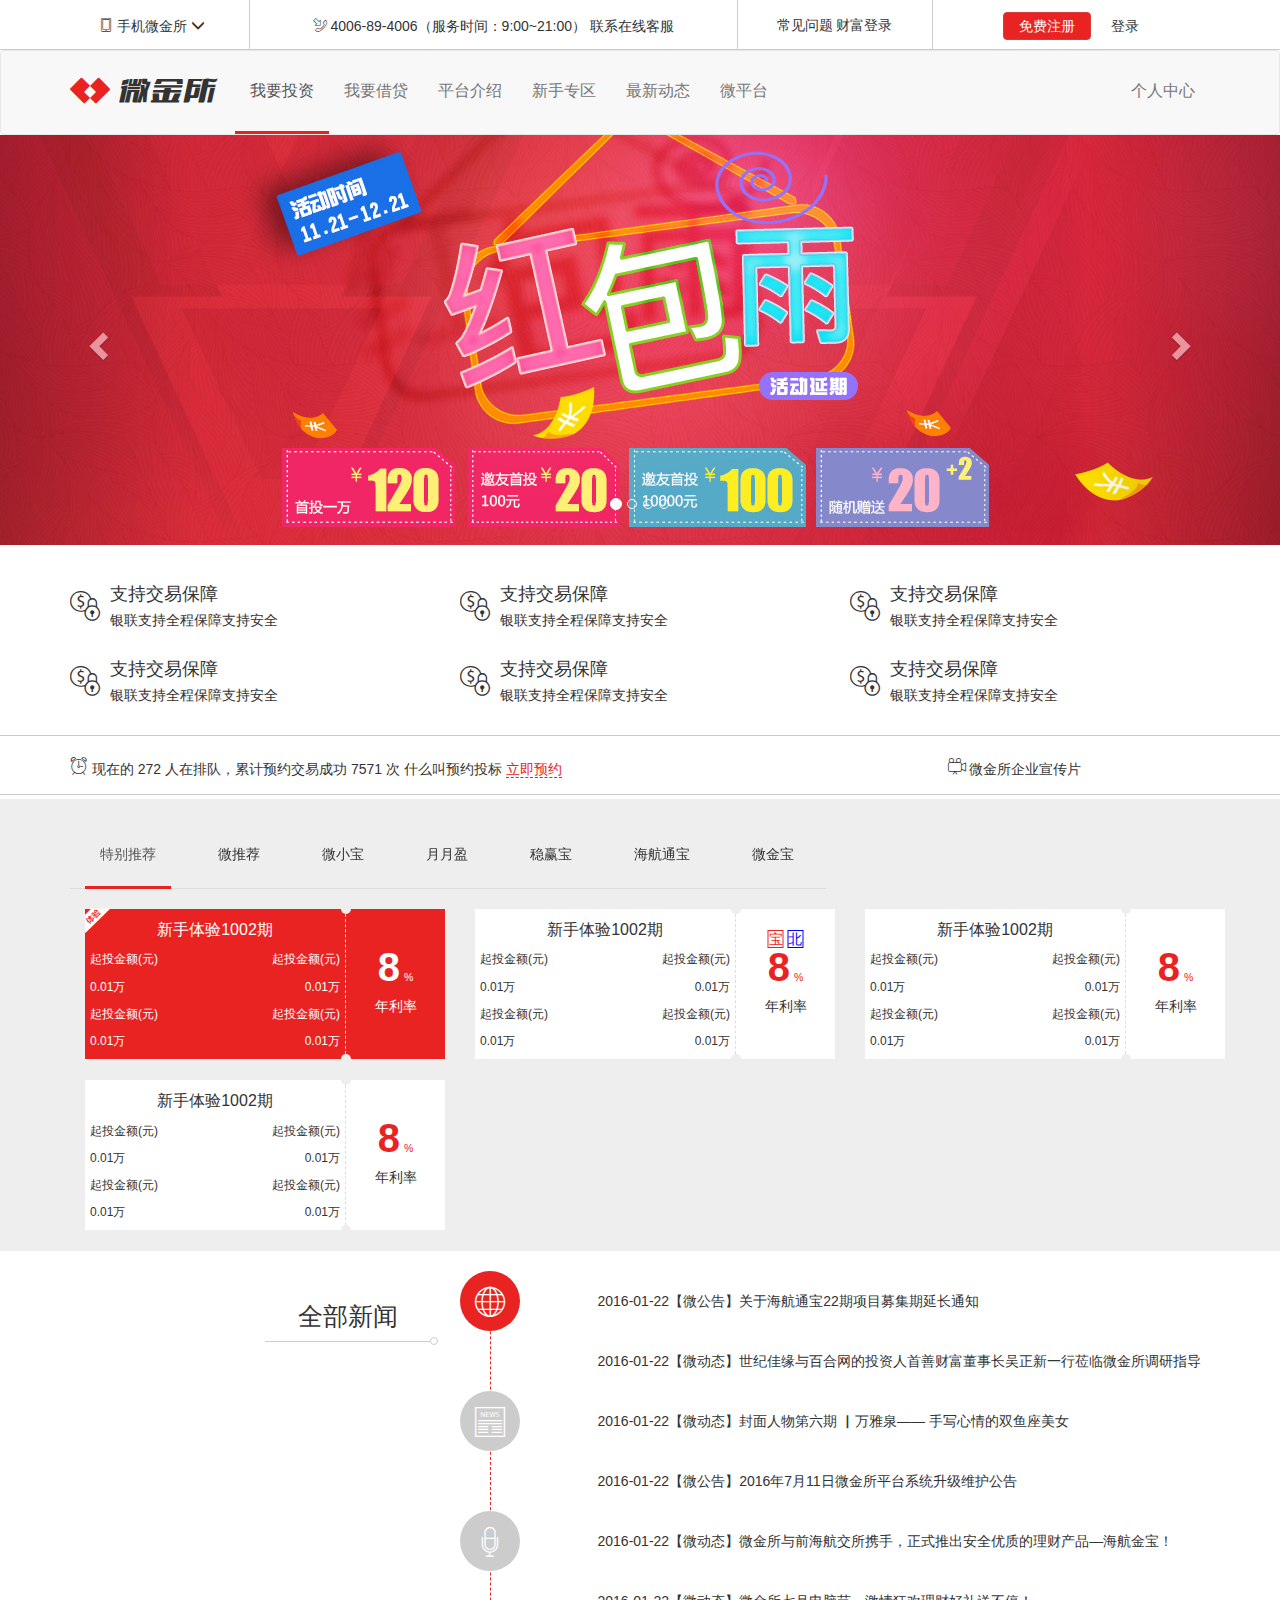
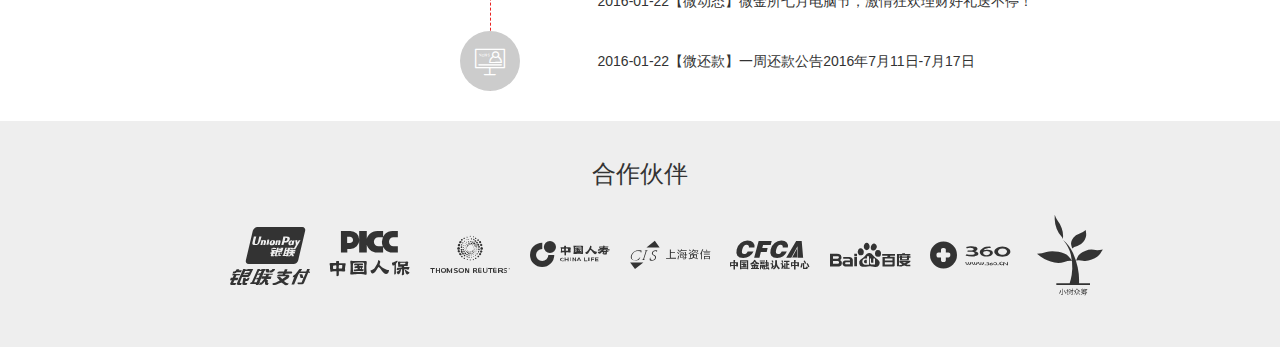
<file: index.html>
<!DOCTYPE html>
<html>
<head lang="en">
    <meta charset="UTF-8">
    <meta name="viewport" content="width=device-width, user-scalable=no"/>
    <title>方帅-微金所</title>
    <link rel="stylesheet" href="lib/bootstrap/css/bootstrap.css"/>
    <link rel="stylesheet" href="css/base.css"/>
    <link rel="stylesheet" href="css/wjs_index.css"/>
</head>
<body>
<!--头部快-->
<div class="wjs-header hidden-xs hidden-sm">
    <div class="container">
        <div class="row">
            <div class="col-md-2">
                <a href="javascript:;" class="wjs_code">
                    <span class="wjs_icon wjs_icon_phone"></span>
                    <span>手机微金所</span>
                    <span class="glyphicon glyphicon-menu-down"></span>
                    <img src="images/code.jpg" alt=""/>
                </a>
            </div>
            <div class="col-md-5">
                <span class="wjs_icon wjs_icon_tel"></span>
                <a href="javascript:;">4006-89-4006（服务时间：9:00~21:00） 联系在线客服</a>
            </div>
            <div class="col-md-2">
                <a href="javascript:;">常见问题</a>
                <a href="javascript:;">财富登录</a>
            </div>
            <div class="col-md-3">
                <button type="button" class="btn btn-danger">免费注册</button>
                <button type="button" class="btn btn-link">登录</button>
            </div>
        </div>
    </div>
</div>
<!--导航条-->
<nav class="navbar navbar-default wjs_nav">
    <div class="container">
        <div class="navbar-header">
            <button type="button" class="navbar-toggle collapsed" data-toggle="collapse" data-target="#bs-example-navbar-collapse-1" aria-expanded="false">
                <span class="sr-only">Toggle navigation</span>
                <span class="icon-bar"></span>
                <span class="icon-bar"></span>
                <span class="icon-bar"></span>
            </button>
            <a class="navbar-brand" href="#">
                <span class="wjs_icon wjs_icon_logo"></span>
                <span class="wjs_icon wjs_icon_text"></span>
            </a>
        </div>
        <div class="collapse navbar-collapse" id="bs-example-navbar-collapse-1">
            <ul class="nav navbar-nav hidden-sm">
                <li class="active"><a href="#">我要投资 <span class="sr-only">(current)</span></a></li>
                <li><a href="#">我要借贷</a></li>
                <li><a href="#">平台介绍</a></li>
                <li><a href="#">新手专区</a></li>
                <li><a href="#">最新动态</a></li>
                <li><a href="#">微平台</a></li>
            </ul>
            <ul class="nav navbar-nav navbar-right">
                <li><a href="#">个人中心</a></li>
            </ul>
        </div>
    </div>
</nav>
<!--轮播图-->
<div class="wjs_banner">
    <div id="carousel-example-generic" class="carousel slide" data-ride="carousel">
        <!-- Indicators -->
        <ol class="carousel-indicators">
            <li data-target="#carousel-example-generic" data-slide-to="0" class="active"></li>
            <li data-target="#carousel-example-generic" data-slide-to="1"></li>
            <li data-target="#carousel-example-generic" data-slide-to="2"></li>
            <li data-target="#carousel-example-generic" data-slide-to="3"></li>
        </ol>

        <!-- Wrapper for slides -->
        <div class="carousel-inner" role="listbox">
            <div class="item active" data-large-image="images/slide_01_2000x410.jpg" data-small-image="images/slide_01_640x340.jpg">

            </div>
            <div class="item" data-large-image="images/slide_02_2000x410.jpg" data-small-image="images/slide_02_640x340.jpg">

            </div>
            <div class="item" data-large-image="images/slide_03_2000x410.jpg" data-small-image="images/slide_03_640x340.jpg">

            </div>
            <div class="item" data-large-image="images/slide_04_2000x410.jpg" data-small-image="images/slide_04_640x340.jpg">

            </div>
        </div>

        <!-- Controls -->
        <a class="left carousel-control" href="#carousel-example-generic" role="button" data-slide="prev">
            <span class="glyphicon glyphicon-chevron-left" aria-hidden="true"></span>
            <span class="sr-only">Previous</span>
        </a>
        <a class="right carousel-control" href="#carousel-example-generic" role="button" data-slide="next">
            <span class="glyphicon glyphicon-chevron-right" aria-hidden="true"></span>
            <span class="sr-only">Next</span>
        </a>
    </div>
</div>
<!--信息块-->
<div class="wjs_info hidden-xs">
    <div class="container">
        <div class="row">
            <div class="col-sm-6 col-md-4">
                <a href="javascript:;">
                    <div class="media">
                        <span class="media-left wjs_icon wjs_icon_E900"></span>
                        <div class="media-body">
                            <h4 class="media-heading">支持交易保障</h4>
                            <p>银联支持全程保障支持安全</p>
                        </div>
                    </div>
                </a>
            </div>
            <div class="col-sm-6 col-md-4">
                <a href="javascript:;">
                    <div class="media">
                        <span class="media-left wjs_icon wjs_icon_E900"></span>
                        <div class="media-body">
                            <h4 class="media-heading">支持交易保障</h4>
                            <p>银联支持全程保障支持安全</p>
                        </div>
                    </div>
                </a>
            </div>
            <div class="col-sm-6 col-md-4">
                <a href="javascript:;">
                    <div class="media">
                        <span class="media-left wjs_icon wjs_icon_E900"></span>
                        <div class="media-body">
                            <h4 class="media-heading">支持交易保障</h4>
                            <p>银联支持全程保障支持安全</p>
                        </div>
                    </div>
                </a>
            </div>
            <div class="col-sm-6 col-md-4">
                <a href="javascript:;">
                    <div class="media">
                        <span class="media-left wjs_icon wjs_icon_E900"></span>
                        <div class="media-body">
                            <h4 class="media-heading">支持交易保障</h4>
                            <p>银联支持全程保障支持安全</p>
                        </div>
                    </div>
                </a>
            </div>
            <div class="col-sm-6 col-md-4">
                <a href="javascript:;">
                    <div class="media">
                        <span class="media-left wjs_icon wjs_icon_E900"></span>
                        <div class="media-body">
                            <h4 class="media-heading">支持交易保障</h4>
                            <p>银联支持全程保障支持安全</p>
                        </div>
                    </div>
                </a>
            </div>
            <div class="col-sm-6 col-md-4">
                <a href="javascript:;">
                    <div class="media">
                        <span class="media-left wjs_icon wjs_icon_E900"></span>
                        <div class="media-body">
                            <h4 class="media-heading">支持交易保障</h4>
                            <p>银联支持全程保障支持安全</p>
                        </div>
                    </div>
                </a>
            </div>
        </div>
    </div>
</div>
<!--预约块-->
<div class="wjs_reverse hidden-xs">
    <div class="container">
        <div class="row">
            <div class="col-sm-9">
                <span class="wjs_icon wjs_icon_E906"></span>
                现在的 272 人在排队，累计预约交易成功 7571 次
                <a href="javascript:;">什么叫预约投标</a>
                <a href="javascript:;" class="reverse-now">立即预约</a>
            </div>
            <div class="col-sm-3">
                <span class="wjs_icon wjs_icon_E905"></span>
                <a href="javascript:;">微金所企业宣传片</a>
            </div>
        </div>
    </div>
</div>
<!--产品块-->
<div class="wjs_product">
    <div class="container">
            <!-- Nav tabs -->
            <div class="tab_parent">
                <ul class="nav nav-tabs" role="tablist">
                    <li role="presentation" class="active"><a href="#p1" aria-controls="p1" role="tab" data-toggle="tab">特别推荐</a></li>
                    <li role="presentation"><a href="#p2" aria-controls="p2" role="tab" data-toggle="tab">微推荐</a></li>
                    <li role="presentation"><a href="#p3" aria-controls="p3" role="tab" data-toggle="tab">微小宝</a></li>
                    <li role="presentation"><a href="#p4" aria-controls="p4" role="tab" data-toggle="tab">月月盈</a></li>
                    <li role="presentation"><a href="#p5" aria-controls="p5" role="tab" data-toggle="tab">稳赢宝</a></li>
                    <li role="presentation"><a href="#p6" aria-controls="p6" role="tab" data-toggle="tab">海航通宝</a></li>
                    <li role="presentation"><a href="#p7" aria-controls="p7" role="tab" data-toggle="tab">微金宝</a></li>
                </ul>
            </div>

            <!-- Tab panes -->
            <div class="tab-content">
                <div role="tabpanel" class="tab-pane active" id="p1">
                    <div class="container">
                        <div class="row">
                            <div class="col-xs-12 col-sm-6 col-md-4">
                                <div class="wjs_pBox active">
                                    <div class="wjs_pLeft">
                                        <p>新手体验1002期</p>
                                        <div class="row">
                                            <div class="col-xs-6">
                                                <p>起投金额(元)</p>
                                                <p>0.01万</p>
                                            </div>
                                            <div class="col-xs-6">
                                                <p>起投金额(元)</p>
                                                <p>0.01万</p>
                                            </div>
                                            <div class="col-xs-6">
                                                <p>起投金额(元)</p>
                                                <p>0.01万</p>
                                            </div>
                                            <div class="col-xs-6">
                                                <p>起投金额(元)</p>
                                                <p>0.01万</p>
                                            </div>
                                        </div>
                                    </div>
                                    <div class="wjs_pRight">
                                        <b>8</b>
                                        <sub>%</sub>
                                        <p>年利率</p>
                                    </div>
                                </div>
                            </div>
                            <div class="col-xs-12 col-sm-6 col-md-4">
                                <div class="wjs_pBox">
                                    <div class="wjs_pLeft">
                                        <p>新手体验1002期</p>
                                        <div class="row">
                                            <div class="col-xs-6">
                                                <p>起投金额(元)</p>
                                                <p>0.01万</p>
                                            </div>
                                            <div class="col-xs-6">
                                                <p>起投金额(元)</p>
                                                <p>0.01万</p>
                                            </div>
                                            <div class="col-xs-6">
                                                <p>起投金额(元)</p>
                                                <p>0.01万</p>
                                            </div>
                                            <div class="col-xs-6">
                                                <p>起投金额(元)</p>
                                                <p>0.01万</p>
                                            </div>
                                        </div>
                                    </div>
                                    <div class="wjs_pRight">
                                        <div class="wjs_tip">
                                            <span data-toggle="tooltip" data-placement="top" title="微金宝">宝</span>
                                            <span data-toggle="tooltip" data-placement="top" title="北京市">北</span>
                                        </div>
                                        <b>8</b>
                                        <sub>%</sub>
                                        <p>年利率</p>
                                    </div>
                                </div>
                            </div>
                            <div class="col-xs-12 col-sm-6 col-md-4">
                                <div class="wjs_pBox">
                                    <div class="wjs_pLeft">
                                        <p>新手体验1002期</p>
                                        <div class="row">
                                            <div class="col-xs-6">
                                                <p>起投金额(元)</p>
                                                <p>0.01万</p>
                                            </div>
                                            <div class="col-xs-6">
                                                <p>起投金额(元)</p>
                                                <p>0.01万</p>
                                            </div>
                                            <div class="col-xs-6">
                                                <p>起投金额(元)</p>
                                                <p>0.01万</p>
                                            </div>
                                            <div class="col-xs-6">
                                                <p>起投金额(元)</p>
                                                <p>0.01万</p>
                                            </div>
                                        </div>
                                    </div>
                                    <div class="wjs_pRight">
                                        <b>8</b>
                                        <sub>%</sub>
                                        <p>年利率</p>
                                    </div>
                                </div>
                            </div>
                            <div class="col-xs-12 col-sm-6 col-md-4">
                                <div class="wjs_pBox">
                                    <div class="wjs_pLeft">
                                        <p>新手体验1002期</p>
                                        <div class="row">
                                            <div class="col-xs-6">
                                                <p>起投金额(元)</p>
                                                <p>0.01万</p>
                                            </div>
                                            <div class="col-xs-6">
                                                <p>起投金额(元)</p>
                                                <p>0.01万</p>
                                            </div>
                                            <div class="col-xs-6">
                                                <p>起投金额(元)</p>
                                                <p>0.01万</p>
                                            </div>
                                            <div class="col-xs-6">
                                                <p>起投金额(元)</p>
                                                <p>0.01万</p>
                                            </div>
                                        </div>
                                    </div>
                                    <div class="wjs_pRight">
                                        <b>8</b>
                                        <sub>%</sub>
                                        <p>年利率</p>
                                    </div>
                                </div>
                            </div>
                        </div>
                    </div>
                </div>
                <div role="tabpanel" class="tab-pane" id="p2">2</div>
                <div role="tabpanel" class="tab-pane" id="p3">3</div>
                <div role="tabpanel" class="tab-pane" id="p4">4</div>
                <div role="tabpanel" class="tab-pane" id="p5">5</div>
                <div role="tabpanel" class="tab-pane" id="p6">6</div>
                <div role="tabpanel" class="tab-pane" id="p7">7</div>
            </div>
    </div>
</div>
<!--新闻块-->
<div class="wjs_news">
    <div class="container">
        <div class="row">
            <div class="col-md-2 col-md-offset-2">
                <h3 class="wjs_nTitle">全部新闻</h3>
            </div>
            <div class="col-md-1">
                <div class="wjs_line hidden-sm hidden-xs"></div>
                <ul class="nav nav-tabs" role="tablist">
                    <li role="presentation" class="active"><a href="#home" aria-controls="home" role="tab" data-toggle="tab"><span class="wjs_icon wjs_icon_new01"></span></a></li>
                    <li role="presentation"><a href="#profile" aria-controls="profile" role="tab" data-toggle="tab"><span class="wjs_icon wjs_icon_new02"></span></a></li>
                    <li role="presentation"><a href="#messages" aria-controls="messages" role="tab" data-toggle="tab"><span class="wjs_icon wjs_icon_new03"></span></a></li>
                    <li role="presentation"><a href="#settings" aria-controls="settings" role="tab" data-toggle="tab"><span class="wjs_icon wjs_icon_new04"></span></a></li>
                </ul>
            </div>
            <div class="col-md-7">
                <div class="tab-content">
                    <div role="tabpanel" class="tab-pane active" id="home">
                        <ul class="wjs_newslist">
                            <li>
                                <a href="">
                                    <span class="hidden-xs">2016-01-22</span>【微公告】关于海航通宝22期项目募集期延长通知
                                </a>
                            </li>
                            <li>
                                <a href="">
                                    <span class="hidden-xs">2016-01-22</span>【微动态】世纪佳缘与百合网的投资人首善财富董事长吴正新一行莅临微金所调研指导
                                </a>
                            </li>
                            <li>
                                <a href="">
                                    <span class="hidden-xs">2016-01-22</span>【微动态】封面人物第六期 ▏万雅泉—— 手写心情的双鱼座美女
                                </a>
                            </li>
                            <li>
                                <a href="">
                                    <span class="hidden-xs">2016-01-22</span>【微公告】2016年7月11日微金所平台系统升级维护公告
                                </a>
                            </li>
                            <li>
                                <a href="">
                                    <span class="hidden-xs">2016-01-22</span>【微动态】微金所与前海航交所携手，正式推出安全优质的理财产品—海航金宝！
                                </a>
                            </li>
                            <li>
                                <a href="">
                                    <span class="hidden-xs">2016-01-22</span>【微动态】微金所七月电脑节，激情狂欢理财好礼送不停！
                                </a>
                            </li>
                            <li>
                                <a href="">
                                    <span class="hidden-xs">2016-01-22</span>【微还款】一周还款公告2016年7月11日-7月17日
                                </a>
                            </li>
                        </ul>
                    </div>
                    <div role="tabpanel" class="tab-pane" id="profile">2</div>
                    <div role="tabpanel" class="tab-pane" id="messages">3</div>
                    <div role="tabpanel" class="tab-pane" id="settings">4</div>
                </div>
            </div>
        </div>
    </div>
</div>
<!--合作伙伴-->
<footer class="wjs_partner">
    <div class="container">
        <h3>合作伙伴</h3>
        <ul>
            <li>
                <a href="javascript:;" class="wjs_icon wjs_icon_partner01"></a>
            </li>
            <li>
                <a href="javascript:;" class="wjs_icon wjs_icon_partner02"></a>
            </li>
            <li>
                <a href="javascript:;" class="wjs_icon wjs_icon_partner03"></a>
            </li>
            <li>
                <a href="javascript:;" class="wjs_icon wjs_icon_partner04"></a>
            </li>
            <li>
                <a href="javascript:;" class="wjs_icon wjs_icon_partner05"></a>
            </li>
            <li>
                <a href="javascript:;" class="wjs_icon wjs_icon_partner06"></a>
            </li>
            <li>
                <a href="javascript:;" class="wjs_icon wjs_icon_partner07"></a>
            </li>
            <li>
                <a href="javascript:;" class="wjs_icon wjs_icon_partner08"></a>
            </li>
            <li>
                <a href="javascript:;" class="wjs_icon wjs_icon_partner09"></a>
            </li>
        </ul>
    </div>
</footer>
</body>
<script src="lib/jquery/jquery.js"></script>
<script src="lib/bootstrap/js/bootstrap.js"></script>
<script src="js/iscroll.js"></script>
<script src="js/wjs-index.js"></script>
</html>
</file>
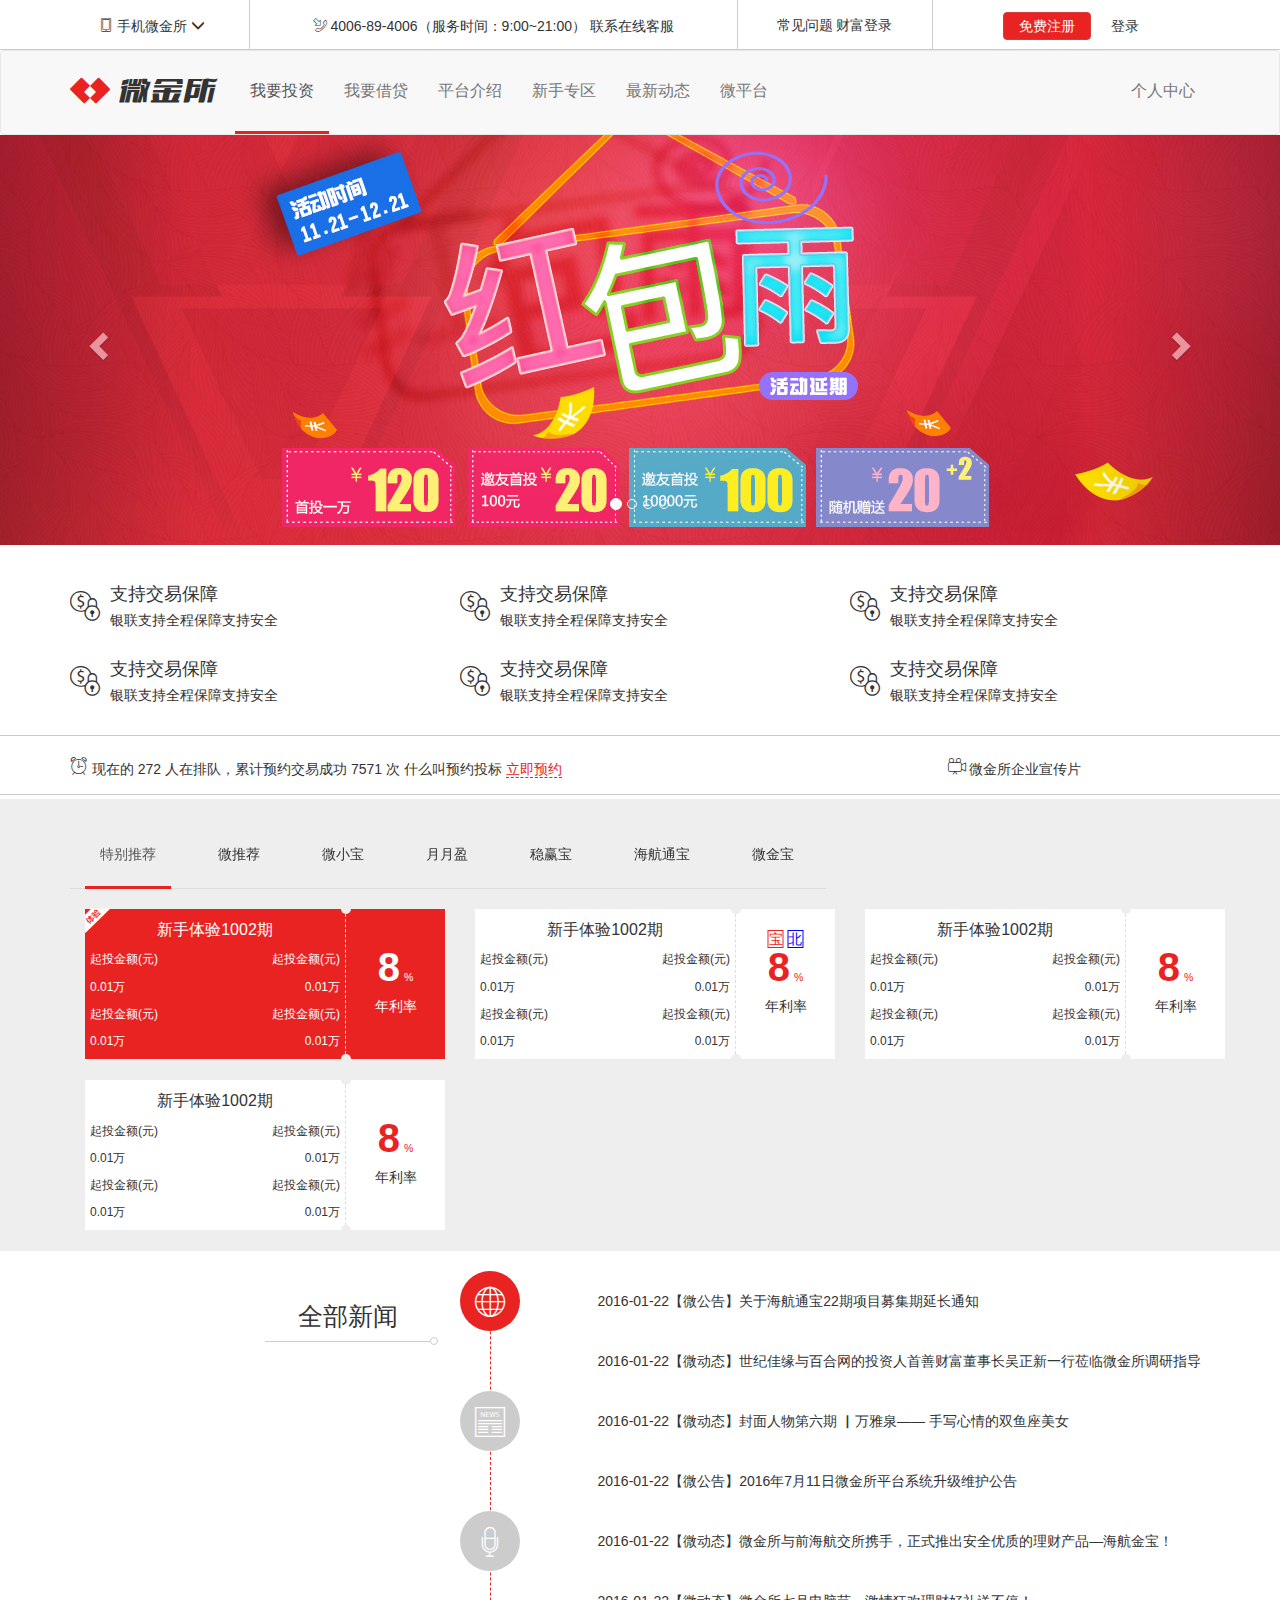
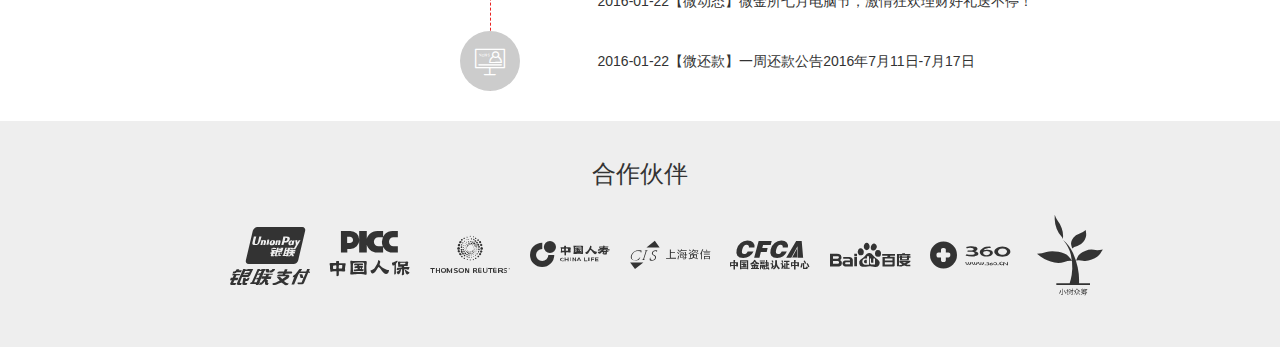
<file: wjs_index.html>
<!DOCTYPE html>
<html>
<head lang="en">
    <meta charset="UTF-8">
    <meta name="viewport" content="width=device-width, user-scalable=no"/>
    <title>方帅-微金所</title>
    <link rel="stylesheet" href="lib/bootstrap/css/bootstrap.css"/>
    <link rel="stylesheet" href="css/base.css"/>
    <link rel="stylesheet" href="css/wjs_index.css"/>
</head>
<body>
<!--头部快-->
<div class="wjs-header hidden-xs hidden-sm">
    <div class="container">
        <div class="row">
            <div class="col-md-2">
                <a href="javascript:;" class="wjs_code">
                    <span class="wjs_icon wjs_icon_phone"></span>
                    <span>手机微金所</span>
                    <span class="glyphicon glyphicon-menu-down"></span>
                    <img src="images/code.jpg" alt=""/>
                </a>
            </div>
            <div class="col-md-5">
                <span class="wjs_icon wjs_icon_tel"></span>
                <a href="javascript:;">4006-89-4006（服务时间：9:00~21:00） 联系在线客服</a>
            </div>
            <div class="col-md-2">
                <a href="javascript:;">常见问题</a>
                <a href="javascript:;">财富登录</a>
            </div>
            <div class="col-md-3">
                <button type="button" class="btn btn-danger">免费注册</button>
                <button type="button" class="btn btn-link">登录</button>
            </div>
        </div>
    </div>
</div>
<!--导航条-->
<nav class="navbar navbar-default wjs_nav">
    <div class="container">
        <div class="navbar-header">
            <button type="button" class="navbar-toggle collapsed" data-toggle="collapse" data-target="#bs-example-navbar-collapse-1" aria-expanded="false">
                <span class="sr-only">Toggle navigation</span>
                <span class="icon-bar"></span>
                <span class="icon-bar"></span>
                <span class="icon-bar"></span>
            </button>
            <a class="navbar-brand" href="#">
                <span class="wjs_icon wjs_icon_logo"></span>
                <span class="wjs_icon wjs_icon_text"></span>
            </a>
        </div>
        <div class="collapse navbar-collapse" id="bs-example-navbar-collapse-1">
            <ul class="nav navbar-nav hidden-sm">
                <li class="active"><a href="#">我要投资 <span class="sr-only">(current)</span></a></li>
                <li><a href="#">我要借贷</a></li>
                <li><a href="#">平台介绍</a></li>
                <li><a href="#">新手专区</a></li>
                <li><a href="#">最新动态</a></li>
                <li><a href="#">微平台</a></li>
            </ul>
            <ul class="nav navbar-nav navbar-right">
                <li><a href="#">个人中心</a></li>
            </ul>
        </div>
    </div>
</nav>
<!--轮播图-->
<div class="wjs_banner">
    <div id="carousel-example-generic" class="carousel slide" data-ride="carousel">
        <!-- Indicators -->
        <ol class="carousel-indicators">
            <li data-target="#carousel-example-generic" data-slide-to="0" class="active"></li>
            <li data-target="#carousel-example-generic" data-slide-to="1"></li>
            <li data-target="#carousel-example-generic" data-slide-to="2"></li>
            <li data-target="#carousel-example-generic" data-slide-to="3"></li>
        </ol>

        <!-- Wrapper for slides -->
        <div class="carousel-inner" role="listbox">
            <div class="item active" data-large-image="images/slide_01_2000x410.jpg" data-small-image="images/slide_01_640x340.jpg">

            </div>
            <div class="item" data-large-image="images/slide_02_2000x410.jpg" data-small-image="images/slide_02_640x340.jpg">

            </div>
            <div class="item" data-large-image="images/slide_03_2000x410.jpg" data-small-image="images/slide_03_640x340.jpg">

            </div>
            <div class="item" data-large-image="images/slide_04_2000x410.jpg" data-small-image="images/slide_04_640x340.jpg">

            </div>
        </div>

        <!-- Controls -->
        <a class="left carousel-control" href="#carousel-example-generic" role="button" data-slide="prev">
            <span class="glyphicon glyphicon-chevron-left" aria-hidden="true"></span>
            <span class="sr-only">Previous</span>
        </a>
        <a class="right carousel-control" href="#carousel-example-generic" role="button" data-slide="next">
            <span class="glyphicon glyphicon-chevron-right" aria-hidden="true"></span>
            <span class="sr-only">Next</span>
        </a>
    </div>
</div>
<!--信息块-->
<div class="wjs_info hidden-xs">
    <div class="container">
        <div class="row">
            <div class="col-sm-6 col-md-4">
                <a href="javascript:;">
                    <div class="media">
                        <span class="media-left wjs_icon wjs_icon_E900"></span>
                        <div class="media-body">
                            <h4 class="media-heading">支持交易保障</h4>
                            <p>银联支持全程保障支持安全</p>
                        </div>
                    </div>
                </a>
            </div>
            <div class="col-sm-6 col-md-4">
                <a href="javascript:;">
                    <div class="media">
                        <span class="media-left wjs_icon wjs_icon_E900"></span>
                        <div class="media-body">
                            <h4 class="media-heading">支持交易保障</h4>
                            <p>银联支持全程保障支持安全</p>
                        </div>
                    </div>
                </a>
            </div>
            <div class="col-sm-6 col-md-4">
                <a href="javascript:;">
                    <div class="media">
                        <span class="media-left wjs_icon wjs_icon_E900"></span>
                        <div class="media-body">
                            <h4 class="media-heading">支持交易保障</h4>
                            <p>银联支持全程保障支持安全</p>
                        </div>
                    </div>
                </a>
            </div>
            <div class="col-sm-6 col-md-4">
                <a href="javascript:;">
                    <div class="media">
                        <span class="media-left wjs_icon wjs_icon_E900"></span>
                        <div class="media-body">
                            <h4 class="media-heading">支持交易保障</h4>
                            <p>银联支持全程保障支持安全</p>
                        </div>
                    </div>
                </a>
            </div>
            <div class="col-sm-6 col-md-4">
                <a href="javascript:;">
                    <div class="media">
                        <span class="media-left wjs_icon wjs_icon_E900"></span>
                        <div class="media-body">
                            <h4 class="media-heading">支持交易保障</h4>
                            <p>银联支持全程保障支持安全</p>
                        </div>
                    </div>
                </a>
            </div>
            <div class="col-sm-6 col-md-4">
                <a href="javascript:;">
                    <div class="media">
                        <span class="media-left wjs_icon wjs_icon_E900"></span>
                        <div class="media-body">
                            <h4 class="media-heading">支持交易保障</h4>
                            <p>银联支持全程保障支持安全</p>
                        </div>
                    </div>
                </a>
            </div>
        </div>
    </div>
</div>
<!--预约块-->
<div class="wjs_reverse hidden-xs">
    <div class="container">
        <div class="row">
            <div class="col-sm-9">
                <span class="wjs_icon wjs_icon_E906"></span>
                现在的 272 人在排队，累计预约交易成功 7571 次
                <a href="javascript:;">什么叫预约投标</a>
                <a href="javascript:;" class="reverse-now">立即预约</a>
            </div>
            <div class="col-sm-3">
                <span class="wjs_icon wjs_icon_E905"></span>
                <a href="javascript:;">微金所企业宣传片</a>
            </div>
        </div>
    </div>
</div>
<!--产品块-->
<div class="wjs_product">
    <div class="container">
            <!-- Nav tabs -->
            <div class="tab_parent">
                <ul class="nav nav-tabs" role="tablist">
                    <li role="presentation" class="active"><a href="#p1" aria-controls="p1" role="tab" data-toggle="tab">特别推荐</a></li>
                    <li role="presentation"><a href="#p2" aria-controls="p2" role="tab" data-toggle="tab">微推荐</a></li>
                    <li role="presentation"><a href="#p3" aria-controls="p3" role="tab" data-toggle="tab">微小宝</a></li>
                    <li role="presentation"><a href="#p4" aria-controls="p4" role="tab" data-toggle="tab">月月盈</a></li>
                    <li role="presentation"><a href="#p5" aria-controls="p5" role="tab" data-toggle="tab">稳赢宝</a></li>
                    <li role="presentation"><a href="#p6" aria-controls="p6" role="tab" data-toggle="tab">海航通宝</a></li>
                    <li role="presentation"><a href="#p7" aria-controls="p7" role="tab" data-toggle="tab">微金宝</a></li>
                </ul>
            </div>

            <!-- Tab panes -->
            <div class="tab-content">
                <div role="tabpanel" class="tab-pane active" id="p1">
                    <div class="container">
                        <div class="row">
                            <div class="col-xs-12 col-sm-6 col-md-4">
                                <div class="wjs_pBox active">
                                    <div class="wjs_pLeft">
                                        <p>新手体验1002期</p>
                                        <div class="row">
                                            <div class="col-xs-6">
                                                <p>起投金额(元)</p>
                                                <p>0.01万</p>
                                            </div>
                                            <div class="col-xs-6">
                                                <p>起投金额(元)</p>
                                                <p>0.01万</p>
                                            </div>
                                            <div class="col-xs-6">
                                                <p>起投金额(元)</p>
                                                <p>0.01万</p>
                                            </div>
                                            <div class="col-xs-6">
                                                <p>起投金额(元)</p>
                                                <p>0.01万</p>
                                            </div>
                                        </div>
                                    </div>
                                    <div class="wjs_pRight">
                                        <b>8</b>
                                        <sub>%</sub>
                                        <p>年利率</p>
                                    </div>
                                </div>
                            </div>
                            <div class="col-xs-12 col-sm-6 col-md-4">
                                <div class="wjs_pBox">
                                    <div class="wjs_pLeft">
                                        <p>新手体验1002期</p>
                                        <div class="row">
                                            <div class="col-xs-6">
                                                <p>起投金额(元)</p>
                                                <p>0.01万</p>
                                            </div>
                                            <div class="col-xs-6">
                                                <p>起投金额(元)</p>
                                                <p>0.01万</p>
                                            </div>
                                            <div class="col-xs-6">
                                                <p>起投金额(元)</p>
                                                <p>0.01万</p>
                                            </div>
                                            <div class="col-xs-6">
                                                <p>起投金额(元)</p>
                                                <p>0.01万</p>
                                            </div>
                                        </div>
                                    </div>
                                    <div class="wjs_pRight">
                                        <div class="wjs_tip">
                                            <span data-toggle="tooltip" data-placement="top" title="微金宝">宝</span>
                                            <span data-toggle="tooltip" data-placement="top" title="北京市">北</span>
                                        </div>
                                        <b>8</b>
                                        <sub>%</sub>
                                        <p>年利率</p>
                                    </div>
                                </div>
                            </div>
                            <div class="col-xs-12 col-sm-6 col-md-4">
                                <div class="wjs_pBox">
                                    <div class="wjs_pLeft">
                                        <p>新手体验1002期</p>
                                        <div class="row">
                                            <div class="col-xs-6">
                                                <p>起投金额(元)</p>
                                                <p>0.01万</p>
                                            </div>
                                            <div class="col-xs-6">
                                                <p>起投金额(元)</p>
                                                <p>0.01万</p>
                                            </div>
                                            <div class="col-xs-6">
                                                <p>起投金额(元)</p>
                                                <p>0.01万</p>
                                            </div>
                                            <div class="col-xs-6">
                                                <p>起投金额(元)</p>
                                                <p>0.01万</p>
                                            </div>
                                        </div>
                                    </div>
                                    <div class="wjs_pRight">
                                        <b>8</b>
                                        <sub>%</sub>
                                        <p>年利率</p>
                                    </div>
                                </div>
                            </div>
                            <div class="col-xs-12 col-sm-6 col-md-4">
                                <div class="wjs_pBox">
                                    <div class="wjs_pLeft">
                                        <p>新手体验1002期</p>
                                        <div class="row">
                                            <div class="col-xs-6">
                                                <p>起投金额(元)</p>
                                                <p>0.01万</p>
                                            </div>
                                            <div class="col-xs-6">
                                                <p>起投金额(元)</p>
                                                <p>0.01万</p>
                                            </div>
                                            <div class="col-xs-6">
                                                <p>起投金额(元)</p>
                                                <p>0.01万</p>
                                            </div>
                                            <div class="col-xs-6">
                                                <p>起投金额(元)</p>
                                                <p>0.01万</p>
                                            </div>
                                        </div>
                                    </div>
                                    <div class="wjs_pRight">
                                        <b>8</b>
                                        <sub>%</sub>
                                        <p>年利率</p>
                                    </div>
                                </div>
                            </div>
                        </div>
                    </div>
                </div>
                <div role="tabpanel" class="tab-pane" id="p2">2</div>
                <div role="tabpanel" class="tab-pane" id="p3">3</div>
                <div role="tabpanel" class="tab-pane" id="p4">4</div>
                <div role="tabpanel" class="tab-pane" id="p5">5</div>
                <div role="tabpanel" class="tab-pane" id="p6">6</div>
                <div role="tabpanel" class="tab-pane" id="p7">7</div>
            </div>
    </div>
</div>
<!--新闻块-->
<div class="wjs_news">
    <div class="container">
        <div class="row">
            <div class="col-md-2 col-md-offset-2">
                <h3 class="wjs_nTitle">全部新闻</h3>
            </div>
            <div class="col-md-1">
                <div class="wjs_line hidden-sm hidden-xs"></div>
                <ul class="nav nav-tabs" role="tablist">
                    <li role="presentation" class="active"><a href="#home" aria-controls="home" role="tab" data-toggle="tab"><span class="wjs_icon wjs_icon_new01"></span></a></li>
                    <li role="presentation"><a href="#profile" aria-controls="profile" role="tab" data-toggle="tab"><span class="wjs_icon wjs_icon_new02"></span></a></li>
                    <li role="presentation"><a href="#messages" aria-controls="messages" role="tab" data-toggle="tab"><span class="wjs_icon wjs_icon_new03"></span></a></li>
                    <li role="presentation"><a href="#settings" aria-controls="settings" role="tab" data-toggle="tab"><span class="wjs_icon wjs_icon_new04"></span></a></li>
                </ul>
            </div>
            <div class="col-md-7">
                <div class="tab-content">
                    <div role="tabpanel" class="tab-pane active" id="home">
                        <ul class="wjs_newslist">
                            <li>
                                <a href="">
                                    <span class="hidden-xs">2016-01-22</span>【微公告】关于海航通宝22期项目募集期延长通知
                                </a>
                            </li>
                            <li>
                                <a href="">
                                    <span class="hidden-xs">2016-01-22</span>【微动态】世纪佳缘与百合网的投资人首善财富董事长吴正新一行莅临微金所调研指导
                                </a>
                            </li>
                            <li>
                                <a href="">
                                    <span class="hidden-xs">2016-01-22</span>【微动态】封面人物第六期 ▏万雅泉—— 手写心情的双鱼座美女
                                </a>
                            </li>
                            <li>
                                <a href="">
                                    <span class="hidden-xs">2016-01-22</span>【微公告】2016年7月11日微金所平台系统升级维护公告
                                </a>
                            </li>
                            <li>
                                <a href="">
                                    <span class="hidden-xs">2016-01-22</span>【微动态】微金所与前海航交所携手，正式推出安全优质的理财产品—海航金宝！
                                </a>
                            </li>
                            <li>
                                <a href="">
                                    <span class="hidden-xs">2016-01-22</span>【微动态】微金所七月电脑节，激情狂欢理财好礼送不停！
                                </a>
                            </li>
                            <li>
                                <a href="">
                                    <span class="hidden-xs">2016-01-22</span>【微还款】一周还款公告2016年7月11日-7月17日
                                </a>
                            </li>
                        </ul>
                    </div>
                    <div role="tabpanel" class="tab-pane" id="profile">2</div>
                    <div role="tabpanel" class="tab-pane" id="messages">3</div>
                    <div role="tabpanel" class="tab-pane" id="settings">4</div>
                </div>
            </div>
        </div>
    </div>
</div>
<!--合作伙伴-->
<footer class="wjs_partner">
    <div class="container">
        <h3>合作伙伴</h3>
        <ul>
            <li>
                <a href="javascript:;" class="wjs_icon wjs_icon_partner01"></a>
            </li>
            <li>
                <a href="javascript:;" class="wjs_icon wjs_icon_partner02"></a>
            </li>
            <li>
                <a href="javascript:;" class="wjs_icon wjs_icon_partner03"></a>
            </li>
            <li>
                <a href="javascript:;" class="wjs_icon wjs_icon_partner04"></a>
            </li>
            <li>
                <a href="javascript:;" class="wjs_icon wjs_icon_partner05"></a>
            </li>
            <li>
                <a href="javascript:;" class="wjs_icon wjs_icon_partner06"></a>
            </li>
            <li>
                <a href="javascript:;" class="wjs_icon wjs_icon_partner07"></a>
            </li>
            <li>
                <a href="javascript:;" class="wjs_icon wjs_icon_partner08"></a>
            </li>
            <li>
                <a href="javascript:;" class="wjs_icon wjs_icon_partner09"></a>
            </li>
        </ul>
    </div>
</footer>
</body>
<script src="lib/jquery/jquery.js"></script>
<script src="lib/bootstrap/js/bootstrap.js"></script>
<script src="js/iscroll.js"></script>
<script src="js/wjs-index.js"></script>
</html>
</file>
<file: css/base.css>
/*公共css样式*/
body{
    font-family: "Microsoft YaHei",sans-serif;
    font-size: 14px;
    color: #333;
}
a{
    text-decoration: none;
    color: #333;
}
a:hover{
    text-decoration: none;
    color: #333;
}
/*左边距*/
.m_l10{
    margin-left: 10px;
}
/*右边距*/
.m_r10{
    margin-right: 10px;
}
/*自定义字体*/
@font-face {
    font-family: 'wjs';
    src: url('../fonts/MiFie-Web-Font.eot'); /* IE9*/
    src: url('../fonts/MiFie-Web-Font.eot') format('embedded-opentype'), /* IE6-IE8 */
    url('../fonts/MiFie-Web-Font.woff') format('woff'), /* chrome、firefox */
    url('../fonts/MiFie-Web-Font.ttf') format('truetype'), /* chrome、firefox、opera、Safari, Android, iOS 4.2+*/
    url('../fonts/MiFie-Web-Font.svg') format('svg'); /* iOS 4.1- */
}
/*自定义字体使用样式*/
.wjs_icon{
    font-family: wjs;
}

/*手机图标对应的编码*/
.wjs_icon_phone::before{
    content: "\e908";
}
/*电话图标对应的编码*/
.wjs_icon_tel::before{
    content: "\e909";
    font-size: 14px;
}
/*wjs logo*/
.wjs_icon_logo::before{
    content: "\e920";
}
/*wjs 文本*/
.wjs_icon_text::before{
    content: "\e93e";
}
.wjs_icon_new01::before{
    content: "\e90e";
}
.wjs_icon_new02::before{
    content: "\e90f";
}
.wjs_icon_new03::before{
    content: "\e910";
}
.wjs_icon_new04::before{
    content: "\e911";
}
.wjs_icon_partner01::before{
    content:"\e946";
}
.wjs_icon_partner02::before{
    content: "\e92f";
}
.wjs_icon_partner03::before{
    content: "\e92e";
}
.wjs_icon_partner04::before{
    content: "\e92a";
}
.wjs_icon_partner05::before{
    content: "\e929";
}
.wjs_icon_partner06::before{
    content: "\e931";
}
.wjs_icon_partner07::before{
    content: "\e92c";
}
.wjs_icon_partner08::before{
    content: "\e92b";
}
.wjs_icon_partner09::before{
    content: "\e92d";
}
.wjs_iconn_E903::before{
    content: "\e903";
}
.wjs_icon_E906::before{
    content: "\e906";
}
.wjs_icon_E905::before{
    content: "\e905";
}
.wjs_icon_E907::before{
    content: "\e907";
}
.wjs_icon_E901::before{
    content: "\e901";
}
.wjs_icon_E900::before{
    content: "\e900";
}
.wjs_icon_E904::before{
    content: "\e904";
}
.wjs_icon_E902::before{
    content: "\e902";
}
.wjs_icon_E906::before{
    content: "\e906";
}
</file>
<file: css/wjs_index.css>
.wjs-header {
  height: 50px;
  line-height: 50px;
  border-bottom: 1px solid #ccc;
}
.wjs-header .row {
  height: 100%;
  text-align: center;
}
.wjs-header .row > div:nth-of-type(-n+3) {
  border-right: 1px solid #ccc;
}
.wjs-header .row > div:nth-of-type(-n+3) > .wjs_code {
  position: relative;
  display: block;
}
.wjs-header .row > div:nth-of-type(-n+3) > .wjs_code > img {
  display: none;
  position: absolute;
  top: 49px;
  left: 50%;
  transform: translateX(-50%);
  border: 1px solid #ccc;
  border-top: none;
}
.wjs-header .row > div:nth-of-type(-n+3) > .wjs_code:hover > img {
  display: block;
}
.wjs-header .row > div:last-of-type > .btn-danger {
  background-color: #e92322;
}
.wjs-header .row > div:last-of-type > .btn {
  padding: 3px 15px;
}
.wjs-header .row > div:last-of-type > .btn-link {
  color: #333;
}
.wjs-header .row > div:last-of-type > .btn-link:hover {
  text-decoration: none;
}
.wjs_nav.navbar {
  margin-bottom: 0;
}
.wjs_nav .navbar-brand {
  height: 80px;
  line-height: 50px;
}
.wjs_nav .navbar-brand > .wjs_icon {
  font-size: 40px;
}
.wjs_nav .navbar-brand > span:first-of-type {
  color: #e92322;
}
.wjs_nav .navbar-brand > span:last-of-type {
  color: #333;
}
.wjs_nav .navbar-nav > li > a {
  line-height: 50px;
  font-size: 16px;
}
.wjs_nav .navbar-nav > li > a:hover,
.wjs_nav .navbar-nav > li a:focus {
  color: #777;
  border-bottom: 3px solid #e92322;
}
.wjs_nav .navbar-nav .active > a,
.wjs_nav .navbar-nav .active a:hover,
.wjs_nav .navbar-nav .active a:focus {
  background-color: transparent;
  border-bottom: 3px solid #e92322;
}
.wjs_nav .navbar-header > .navbar-toggle {
  margin-top: 23px;
}
.wjs_banner .mobileImg {
  width: 100%;
  display: block;
}
.wjs_banner .mobileImg > img {
  width: 100%;
  display: block;
}
.wjs_banner .pcImg {
  width: 100%;
  display: block;
  height: 410px;
  background-position: center center;
  background-size: cover;
}
.wjs_info {
  padding: 20px;
}
.wjs_info .row > div {
  margin-top: 20px;
}
.wjs_info .row .media > .media-left {
  font-size: 30px;
}
.wjs_info .row .media:hover {
  color: #e92322;
}
.wjs_reverse {
  height: 60px;
  line-height: 60px;
  border-top: 1px solid #ccc;
  border-bottom: 1px solid #ccc;
}
.wjs_reverse span {
  font-size: 18px;
}
.wjs_reverse a:hover {
  color: #e92322;
}
.wjs_reverse .reverse-now {
  color: #e92322;
  border-bottom: 1px dashed #e92322;
}
.wjs_product {
  clear: both;
  padding: 20px;
  background-color: #eee;
}
.wjs_product > .container > .tab_parent {
  width: 100%;
  overflow: hidden;
}
.wjs_product .nav-tabs > li {
  padding: 0 15px;
}
.wjs_product .nav-tabs > li > a {
  height: 70px;
  line-height: 50px;
  border: none;
  background-color: transparent;
}
.wjs_product .nav-tabs > li > a:hover {
  border-bottom: 3px solid #e92322;
}
.wjs_product .nav-tabs > li.active > a,
.wjs_product .nav-tabs > li.active a:hover,
.wjs_product .nav-tabs > li.active a:focus {
  border: none;
  background-color: transparent;
  border-bottom: 3px solid #e92322;
}
.wjs_product .wjs_pBox {
  height: 150px;
  position: relative;
  background-color: #fff;
  margin-top: 20px;
}
.wjs_product .wjs_pBox > .wjs_pLeft {
  font-size: 12px;
  padding-top: 10px;
  width: 100%;
  padding-right: 100px;
}
.wjs_product .wjs_pBox > .wjs_pLeft > p {
  width: 100%;
  text-align: center;
  font-size: 16px;
}
.wjs_product .wjs_pBox > .wjs_pLeft > .row {
  margin-left: -10px;
  margin-right: -10px;
}
.wjs_product .wjs_pBox > .wjs_pLeft > .row > div:nth-of-type(even) {
  text-align: right;
}
.wjs_product .wjs_pBox > .wjs_pRight {
  text-align: center;
  padding-top: 30px;
  position: absolute;
  height: 150px;
  width: 100px;
  top: 0;
  right: 0;
  border-left: 1px dashed #ddd;
}
.wjs_product .wjs_pBox > .wjs_pRight > b {
  font-size: 40px;
  color: #e92322;
}
.wjs_product .wjs_pBox > .wjs_pRight > sub {
  bottom: 0;
  color: #e92322;
}
.wjs_product .wjs_pBox > .wjs_pRight::before,
.wjs_product .wjs_pBox > .wjs_pRight::after {
  content: "";
  width: 10px;
  height: 10px;
  background-color: #eee;
  border-radius: 50%;
  position: absolute;
  left: -5px;
}
.wjs_product .wjs_pBox > .wjs_pRight::before {
  top: -5px;
}
.wjs_product .wjs_pBox > .wjs_pRight::after {
  bottom: -5px;
}
.wjs_product .wjs_pBox > .wjs_pRight > .wjs_tip {
  width: 100%;
  position: absolute;
  top: 20px;
  left: 50%;
  transform: translateX(-50%);
}
.wjs_product .wjs_pBox > .wjs_pRight > .wjs_tip > span {
  cursor: pointer;
}
.wjs_product .wjs_pBox > .wjs_pRight > .wjs_tip > span:first-of-type {
  color: #e92322;
  border: 1px solid #e92322;
}
.wjs_product .wjs_pBox > .wjs_pRight > .wjs_tip > span:last-of-type {
  color: blue;
  border: 1px solid blue;
}
.wjs_product .wjs_pBox.active {
  background-color: #e92322;
}
.wjs_product .wjs_pBox.active > .wjs_pRight > p,
.wjs_product .wjs_pBox.active > .wjs_pRight sub,
.wjs_product .wjs_pBox.active > .wjs_pRight b {
  color: #fff;
}
.wjs_product .wjs_pBox.active > .wjs_pLeft {
  color: #fff;
}
.wjs_product .wjs_pBox.active > .wjs_pLeft::before {
  content: "\e915";
  font-family: "wjs";
  position: absolute;
  left: 0;
  top: -5px;
  font-size: 25px;
}
.wjs_news {
  padding: 20px;
}
.wjs_news .wjs_line {
  height: 100%;
  width: 1px;
  border-left: 1px dashed #e92322;
  position: absolute;
  left: 45px;
}
.wjs_news .wjs_nTitle {
  border-bottom: 1px solid #ccc;
  line-height: 50px;
  text-align: center;
  font-size: 25px;
  position: relative;
}
.wjs_news .wjs_nTitle::before {
  content: "";
  width: 8px;
  height: 8px;
  border-radius: 4px;
  border: 1px solid #ccc;
  position: absolute;
  bottom: -4px;
  right: -8px;
}
.wjs_news .nav-tabs {
  border-bottom: none;
  position: relative;
}
.wjs_news .nav-tabs > li {
  margin-bottom: 60px;
}
.wjs_news .nav-tabs > li > a {
  width: 60px;
  height: 60px;
  border-radius: 50%;
  background-color: #ccc;
  border: none;
}
.wjs_news .nav-tabs > li > a > span {
  font-size: 30px;
  color: #fff;
}
.wjs_news .nav-tabs > li.active > a,
.wjs_news .nav-tabs > li.active a:hover,
.wjs_news .nav-tabs > li.active a:focus {
  background-color: #e92322;
  border: none;
}
.wjs_news .nav-tabs > li > a:hover {
  background-color: #e92322;
}
.wjs_news .nav-tabs > li:last-of-type {
  margin-bottom: 0;
}
@media screen and (min-width: 768px) and (max-width: 992px) {
  .wjs_news .nav-tabs > li {
    margin: 20px 30px;
  }
}
@media screen and (max-width: 768px) {
  .wjs_news .nav-tabs > li {
    width: 25%;
    margin: 20px 0px;
  }
}
.wjs_news .tab-content .wjs_newslist {
  list-style: none;
}
.wjs_news .tab-content .wjs_newslist > li {
  line-height: 60px;
}
.wjs_partner {
  text-align: center;
  background-color: #eee;
  padding: 20px;
}
.wjs_partner ul {
  list-style: none;
  display: inline-block;
}
.wjs_partner ul > li {
  float: left;
  margin-left: 20px;
}
.wjs_partner ul > li > a {
  font-size: 80px;
}
</file>
